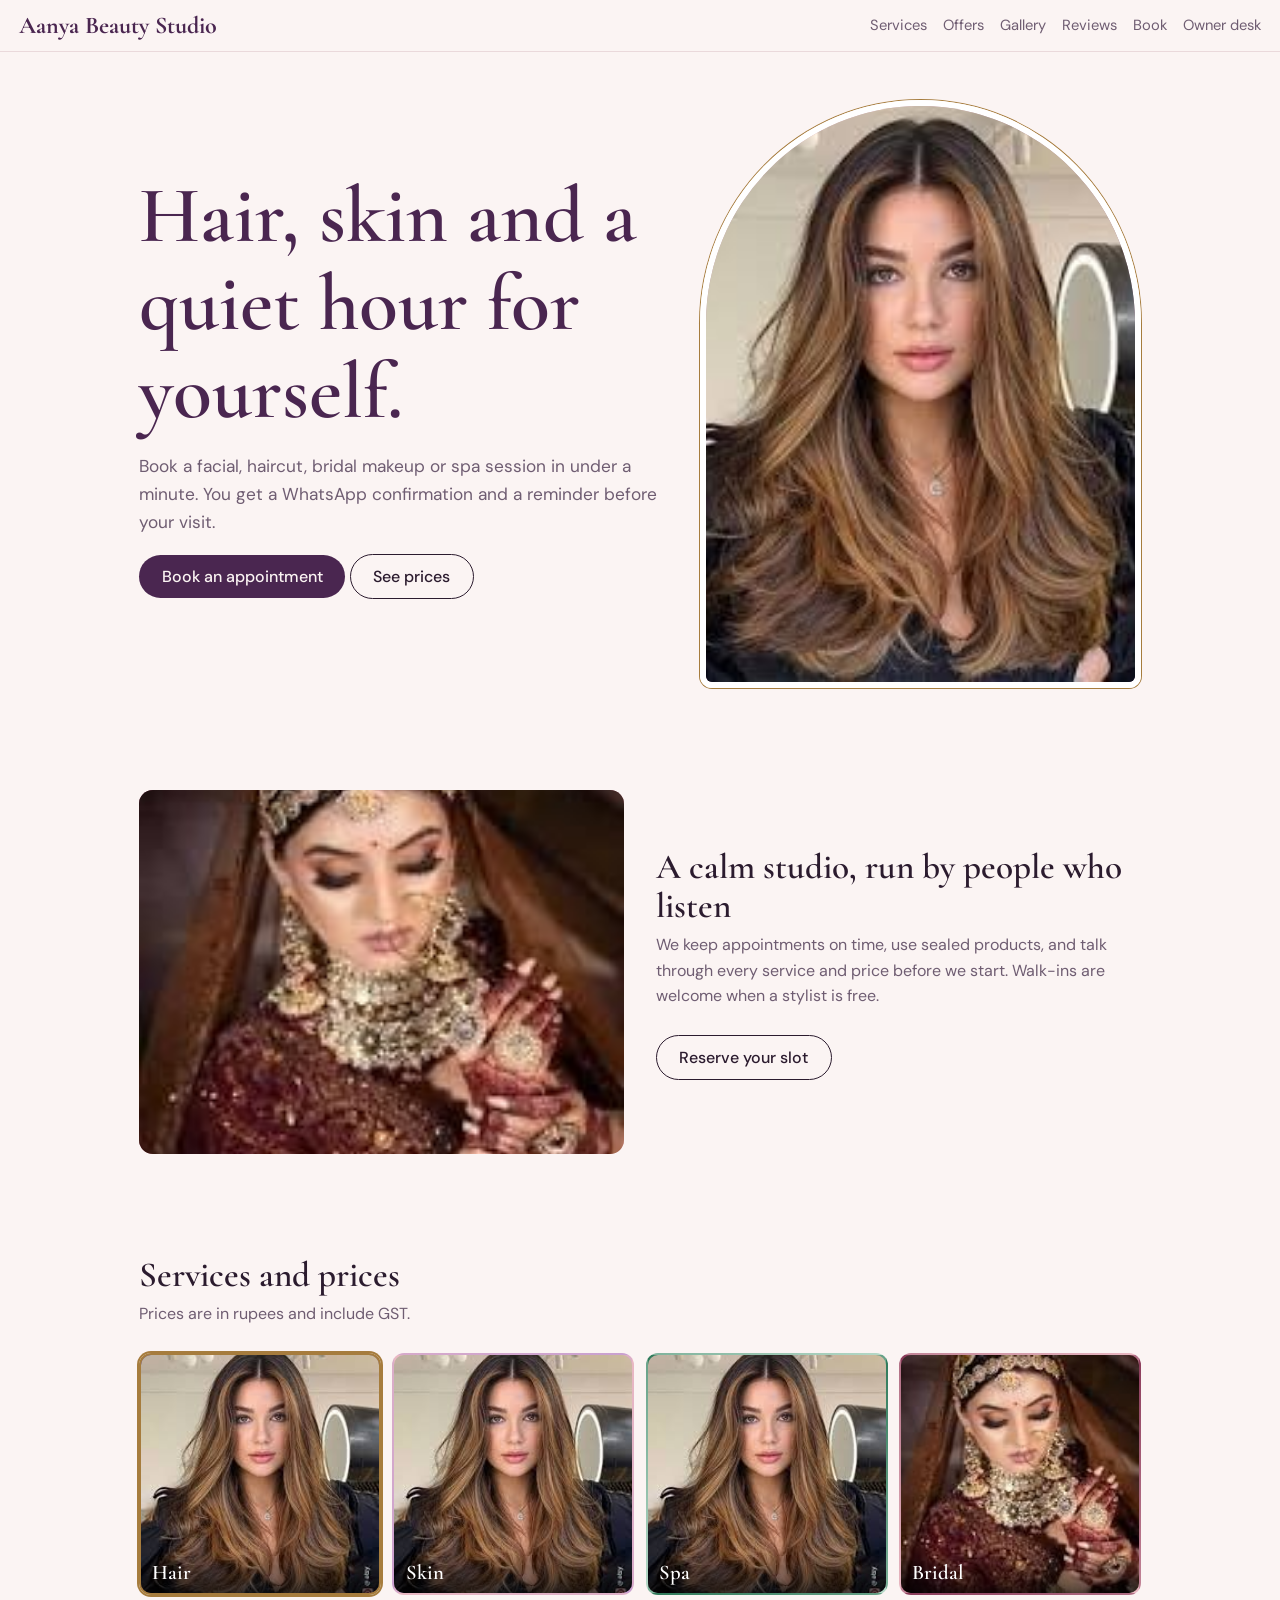
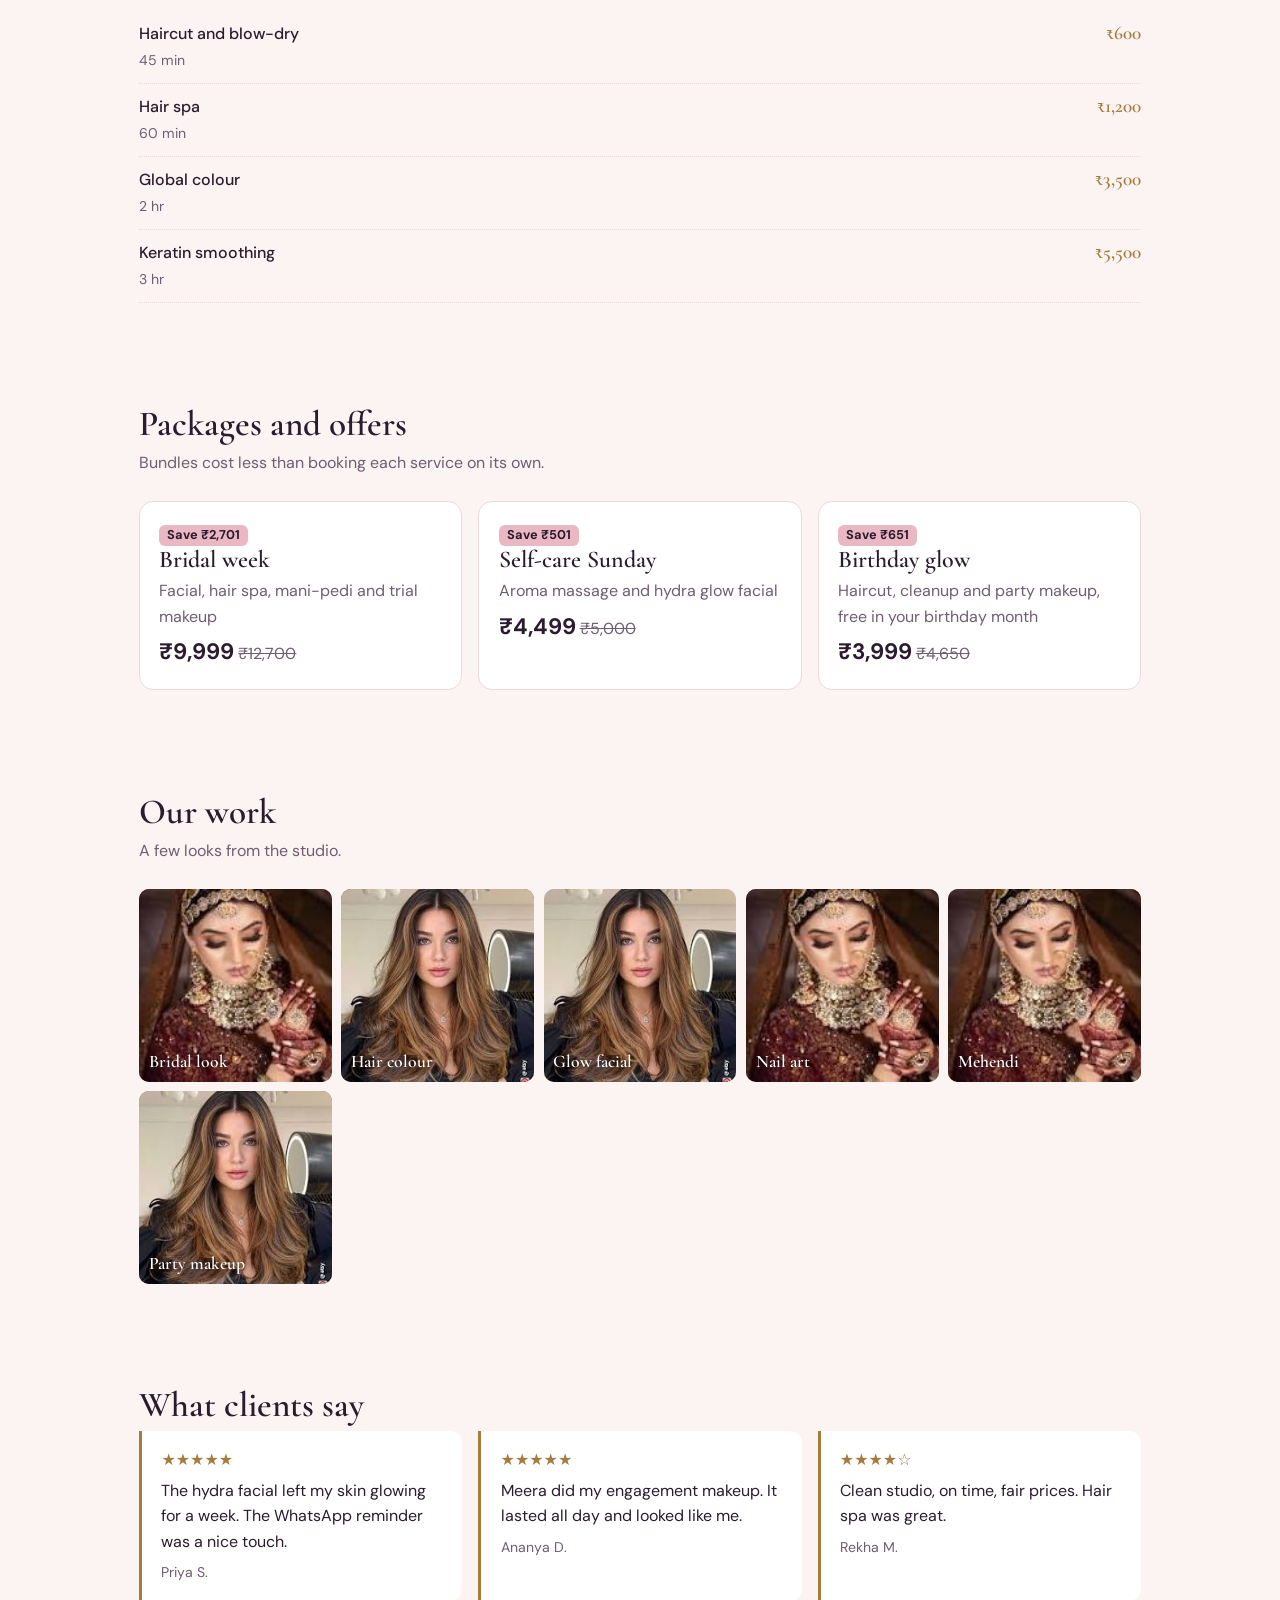
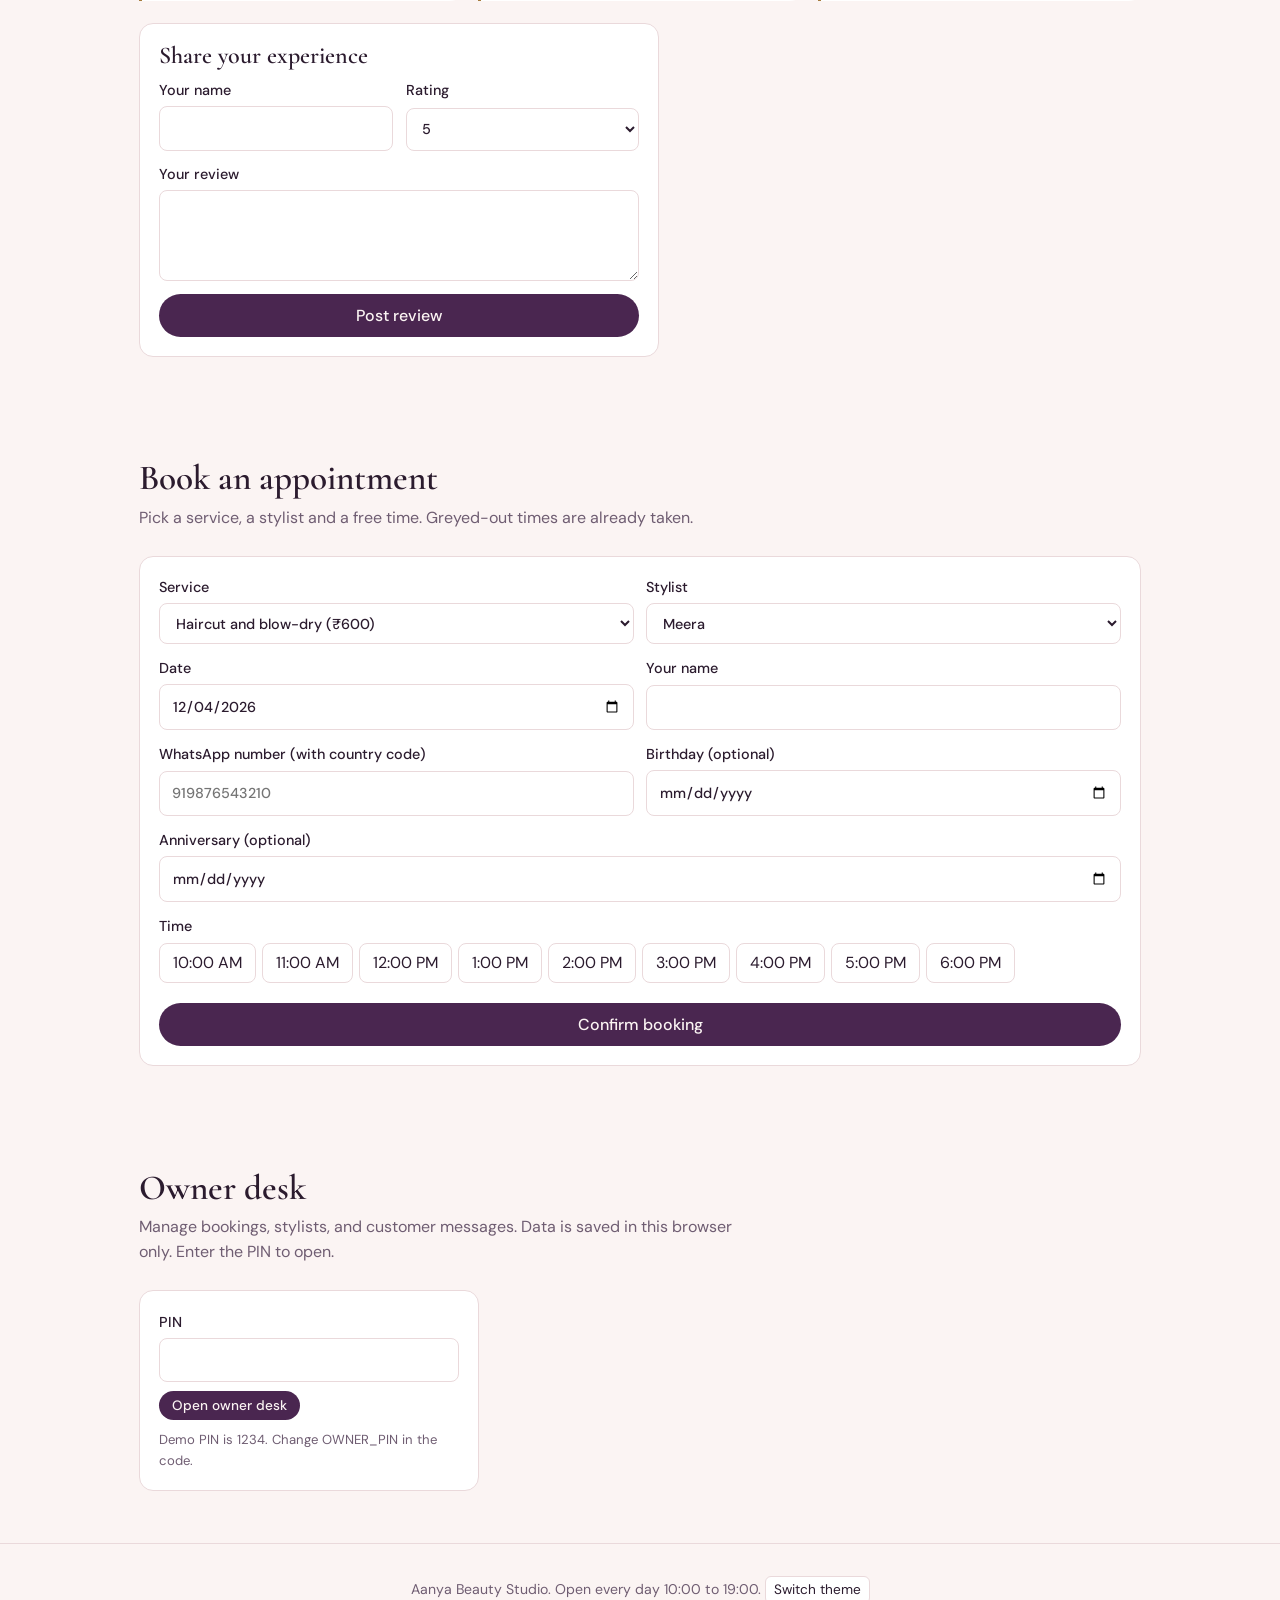
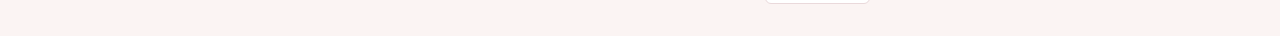
<file: html/index.html>
<!DOCTYPE html>
<html lang="en"><head><meta charset="utf-8">
<meta name="viewport" content="width=device-width, initial-scale=1, viewport-fit=cover">
<title>Aanya Beauty Studio</title>
<link href="https://fonts.googleapis.com/css2?family=Cormorant+Garamond:wght@500;600;700&family=DM+Sans:wght@400;500;700&display=swap" rel="stylesheet">
<link rel="stylesheet" href="../css/style.css"></head>
<body>
<header><span class="logo">Aanya Beauty Studio</span>
<nav><a href="#services">Services</a><a href="#offers">Offers</a><a href="#gallery">Gallery</a><a href="#reviews">Reviews</a><a href="#book">Book</a><a href="#owner">Owner desk</a></nav></header>

<section class="hero">
<div><h1>Hair, skin and a quiet hour for yourself.</h1>
<p>Book a facial, haircut, bridal makeup or spa session in under a minute. You get a WhatsApp confirmation and a reminder before your visit.</p>
<p><a class="btn" href="#book">Book an appointment</a> <a class="btn alt" href="#services">See prices</a></p></div>
<div class="mirror"><img src="../assets/image-1.jpg" alt="Client enjoying a facial at the studio" onerror="var e=['jpg','jpeg','png'],i=+(this.dataset.i||0)+1;if(i<3){this.dataset.i=i;this.src=this.src.replace(/\.\w+$/,'.'+e[i])}else this.remove()"></div></section>

<section id="about"><div class="about"><div class="ph" style="--a:#8a3b5a;--b:#e9b8c2"><img src="../assets/image-2.jpg" alt="Inside Aanya Beauty Studio" onerror="var e=['jpg','jpeg','png'],i=+(this.dataset.i||0)+1;if(i<3){this.dataset.i=i;this.src=this.src.replace(/\.\w+$/,'.'+e[i])}else this.remove()"></div>
<div><h2>A calm studio, run by people who listen</h2><p class="sub">We keep appointments on time, use sealed products, and talk through every service and price before we start. Walk-ins are welcome when a stylist is free.</p><p><a class="btn alt" href="#book">Reserve your slot</a></p></div></div></section>

<section id="services"><h2>Services and prices</h2><p class="sub">Prices are in rupees and include GST.</p>
<div class="cats" id="svcTabs" role="tablist"></div><ul class="menu" id="svcList"></ul></section>

<section id="offers"><h2>Packages and offers</h2><p class="sub">Bundles cost less than booking each service on its own.</p><div class="grid" id="packs"></div></section>

<section id="gallery"><h2>Our work</h2><p class="sub">A few looks from the studio. </p><div class="gal" id="gal"></div></section>

<section id="reviews"><h2>What clients say</h2><div class="grid" id="revs"></div>
<div class="panel" style="margin-top:1.4rem;max-width:520px"><h3 style="font-size:1.5rem;margin-bottom:.6rem">Share your experience</h3>
<form id="revForm"><div class="row"><label>Your name<input name="n" required maxlength="40"></label>
<label>Rating<select name="r"><option>5</option><option>4</option><option>3</option><option>2</option><option>1</option></select></label></div>
<label>Your review<textarea name="t" rows="3" required maxlength="240"></textarea></label>
<button class="btn" type="submit">Post review</button></form></div></section>

<section id="book"><h2>Book an appointment</h2><p class="sub">Pick a service, a stylist and a free time. Greyed-out times are already taken.</p>
<div class="panel"><form id="bookForm">
<div class="row"><label>Service<select id="bSvc" required></select></label><label>Stylist<select id="bStaff" required></select></label></div>
<div class="row"><label>Date<input type="date" id="bDate" required></label><label>Your name<input id="bName" required maxlength="40"></label></div>
<div class="row"><label>WhatsApp number (with country code)<input id="bPhone" inputmode="tel" placeholder="919876543210" required pattern="[0-9]{10,14}"></label>
<label>Birthday (optional)<input type="date" id="bBday"></label></div>
<label>Anniversary (optional)<input type="date" id="bAnn"></label>
<div><div style="font-weight:500;font-size:.9rem;margin-bottom:.3rem">Time</div><div class="slots" id="slots"></div><div id="slotNote" class="sub" style="margin:.4rem 0 0"></div></div>
<button class="btn" type="submit">Confirm booking</button></form>
<div id="done" class="msg hide" role="status"></div></div></section>

<section id="owner"><h2>Owner desk</h2><p class="sub">Manage bookings, stylists, and customer messages. Data is saved in this browser only. Enter the PIN to open.</p>
<div id="lock" class="panel" style="max-width:340px"><label>PIN<input type="password" id="pin" inputmode="numeric" autocomplete="off"></label><p style="margin:.6rem 0 0"><button class="btn sm" id="unlock" type="button">Open owner desk</button> <span id="pinErr" class="sub"></span></p><p class="sub" style="margin:.6rem 0 0;font-size:.82rem">Demo PIN is 1234. Change OWNER_PIN in the code.</p></div>
<div id="desk" class="hide"><div class="tabs" id="dTabs" role="tablist"><button class="tab" role="tab" data-t="b" aria-selected="true">Bookings</button><button class="tab" role="tab" data-t="s" aria-selected="false">Staff and schedule</button><button class="tab" role="tab" data-t="c" aria-selected="false">Customers and messages</button></div>
<div class="panel scroll" id="dBody"></div></div></section>

<footer>Aanya Beauty Studio. Open every day 10:00 to 19:00. <button class="chip" id="theme" type="button">Switch theme</button></footer>

<script src="../js/app.js"></script></body></html>
</file>
<file: css/style.css>
:root{--bg:#fbf4f3;--ink:#2b1b2e;--mute:#6f5d72;--card:#fff;--line:#ead9db;--plum:#4a2650;--rose:#e9b8c2;--brass:#a67c3d;--ok:#2f7a5a;
box-sizing:border-box;padding-top:env(safe-area-inset-top,0px);padding-bottom:env(safe-area-inset-bottom,0px)}
@media(prefers-color-scheme:dark){:root:not([data-theme="light"]){--bg:#1c121f;--ink:#f6e9ec;--mute:#b7a3ba;--card:#291a2d;--line:#43304a;--plum:#c9a0d0;--rose:#5a3347;--brass:#d6a85f;--ok:#6fcf9f}}
:root[data-theme="dark"]{--bg:#1c121f;--ink:#f6e9ec;--mute:#b7a3ba;--card:#291a2d;--line:#43304a;--plum:#c9a0d0;--rose:#5a3347;--brass:#d6a85f;--ok:#6fcf9f}
html{scroll-padding-top:env(safe-area-inset-top,0px);scroll-behavior:smooth}
*{box-sizing:border-box}
body{margin:0;background:var(--bg);color:var(--ink);font:16px/1.6 'DM Sans',system-ui,sans-serif}
h1,h2,h3{font-family:'Cormorant Garamond',Georgia,serif;font-weight:600;line-height:1.1;margin:0}
h2{font-size:2.2rem;margin-bottom:.4rem}
a{color:inherit}
header{position:sticky;top:env(safe-area-inset-top,0px);z-index:5;background:var(--bg);border-bottom:1px solid var(--line);display:flex;gap:1rem;align-items:center;justify-content:space-between;padding:.7rem 1.2rem;flex-wrap:wrap}
.logo{font:700 1.5rem 'Cormorant Garamond',serif;color:var(--plum)}
nav{display:flex;gap:1rem;flex-wrap:wrap;font-size:.92rem}nav a{text-decoration:none;color:var(--mute)}nav a:hover,nav a:focus-visible{color:var(--ink)}
section{max-width:1040px;margin:0 auto;padding:3.2rem 1.2rem}
.sub{color:var(--mute);margin:0 0 1.6rem;max-width:56ch}
.hero{display:grid;grid-template-columns:1.2fr 1fr;gap:2rem;align-items:center;padding-top:3rem}
.hero h1{font-size:clamp(2.8rem,7vw,5rem);color:var(--plum)}
.hero p{max-width:46ch;color:var(--mute);font-size:1.08rem}
.mirror{overflow:hidden;position:relative;aspect-ratio:3/4;border-radius:50% 50% 12px 12px/38% 38% 12px 12px;background:radial-gradient(circle at 35% 30%,#fff6 0,#0000 40%),linear-gradient(160deg,var(--rose),var(--plum));border:6px solid var(--card);box-shadow:0 0 0 1px var(--brass)}
.btn{display:inline-block;background:var(--plum);color:var(--bg);border:0;border-radius:999px;padding:.7rem 1.4rem;font:500 1rem 'DM Sans';cursor:pointer;text-decoration:none}
.btn.alt{background:none;color:var(--ink);border:1px solid var(--ink)}
.btn.sm{padding:.35rem .8rem;font-size:.85rem}
button:focus-visible,a:focus-visible,input:focus-visible,select:focus-visible,textarea:focus-visible{outline:3px solid var(--brass);outline-offset:2px}
.tabs{display:flex;gap:.4rem;margin:1rem 0;flex-wrap:wrap}
.tab{border:1px solid var(--line);background:none;color:var(--ink);border-radius:999px;padding:.4rem 1rem;cursor:pointer;font:inherit}
.tab[aria-selected=true]{background:var(--plum);color:var(--bg);border-color:var(--plum)}
.menu{list-style:none;padding:0;margin:0}
.menu li{display:flex;gap:.8rem;align-items:baseline;padding:.65rem 0;border-bottom:1px dotted var(--line)}
.menu .n{font-weight:500}.menu .d{color:var(--mute);font-size:.88rem}
.menu .dots{flex:1}.menu .p{font:600 1.2rem 'Cormorant Garamond',serif;color:var(--brass)}
.grid{display:grid;grid-template-columns:repeat(auto-fit,minmax(250px,1fr));gap:1rem}
.pack{background:var(--card);border:1px solid var(--line);border-radius:14px;padding:1.2rem}
.pack h3{font-size:1.5rem}.pack .was{text-decoration:line-through;color:var(--mute)}
.pack .off{display:inline-block;background:var(--rose);color:var(--ink);border-radius:6px;padding:0 .5rem;font-size:.8rem;font-weight:700}
.gal{display:grid;grid-template-columns:repeat(auto-fill,minmax(160px,1fr));gap:.6rem}
.gal div{position:relative;overflow:hidden;aspect-ratio:1;border-radius:10px;display:flex;align-items:flex-end;padding:.6rem;font:600 1.1rem 'Cormorant Garamond',serif;color:#fff;text-shadow:0 1px 4px #0008}
.gal img,.mirror img,.ph img,.catcard img{position:absolute;inset:0;width:100%;height:100%;object-fit:cover}
.gal span{position:relative}
.rev{background:var(--card);border-left:3px solid var(--brass);padding:1rem 1.2rem;border-radius:0 12px 12px 0}
.rev .who{color:var(--mute);font-size:.88rem}.star{color:var(--brass)}
form{display:grid;gap:.8rem}
label{display:grid;gap:.25rem;font-size:.9rem;font-weight:500}
input,select,textarea{font:inherit;padding:.6rem .7rem;border:1px solid var(--line);border-radius:8px;background:var(--card);color:var(--ink);width:100%}
.row{display:grid;grid-template-columns:1fr 1fr;gap:.8rem}
.slots{display:flex;flex-wrap:wrap;gap:.4rem}
.slot{border:1px solid var(--line);background:var(--card);color:var(--ink);border-radius:8px;padding:.4rem .8rem;cursor:pointer;font:inherit}
.slot[aria-pressed=true]{background:var(--plum);color:var(--bg)}
.slot:disabled{opacity:.35;text-decoration:line-through;cursor:not-allowed}
.panel{background:var(--card);border:1px solid var(--line);border-radius:14px;padding:1.2rem}
.msg{background:var(--rose);color:var(--ink);border-radius:10px;padding:.8rem 1rem;margin-top:1rem}
table{width:100%;border-collapse:collapse;font-size:.92rem}
th,td{text-align:left;padding:.5rem .4rem;border-bottom:1px solid var(--line);vertical-align:top}
.scroll{overflow-x:auto}
.chips{display:flex;gap:.3rem;flex-wrap:wrap}
.chip{border:1px solid var(--line);background:var(--card);color:var(--ink);border-radius:6px;padding:.15rem .5rem;cursor:pointer;font:inherit;font-size:.85rem}
.chip[aria-pressed=true]{background:var(--ok);color:#fff;border-color:var(--ok)}
footer{text-align:center;color:var(--mute);padding:2rem 1rem;border-top:1px solid var(--line);font-size:.88rem}
.hide{display:none}
@media(max-width:720px){.hero{grid-template-columns:1fr}.mirror{max-width:240px}.row{grid-template-columns:1fr}}
@media(prefers-reduced-motion:reduce){html{scroll-behavior:auto}}

.ph{position:relative;overflow:hidden;border-radius:14px;aspect-ratio:4/3;background:linear-gradient(145deg,var(--a),var(--b))}
.about{display:grid;grid-template-columns:1fr 1fr;gap:2rem;align-items:center}
.cats{display:grid;grid-template-columns:repeat(auto-fit,minmax(140px,1fr));gap:.7rem;margin:1rem 0}
.catcard{position:relative;overflow:hidden;aspect-ratio:1;border:2px solid transparent;border-radius:12px;padding:0;cursor:pointer;display:flex;align-items:flex-end;font:600 1.3rem 'Cormorant Garamond',serif;color:#fff}
.catcard span{position:relative;width:100%;padding:.5rem .7rem;background:linear-gradient(transparent,#000a);text-align:left}
.catcard[aria-selected=true]{border-color:var(--brass);box-shadow:0 0 0 2px var(--brass)}
@media(max-width:720px){.about{grid-template-columns:1fr}}
</file>
